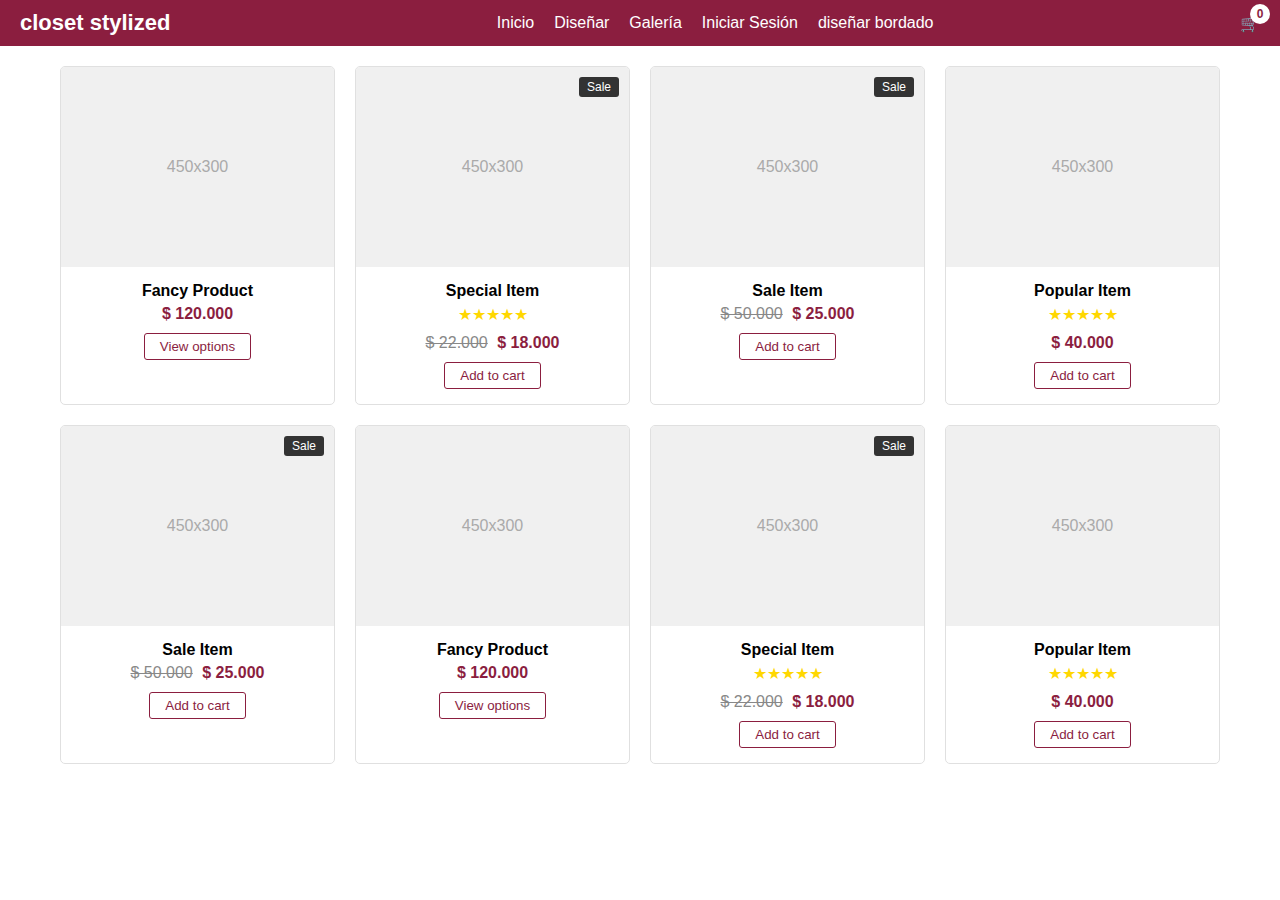
<file: carrito.html>
<!DOCTYPE html>
<html lang="es">
<head>
    <meta charset="UTF-8">
    <meta name="viewport" content="width=device-width, initial-scale=1.0">
    <title>DiseModa - Tienda Online</title>
    <style>
        * {
            margin: 0;
            padding: 0;
            box-sizing: border-box;
            font-family: Arial, sans-serif;
        }
        
        /* Navbar styles */
        .navbar {
            background-color: #8B1E3F;
            color: white;
            display: flex;
            justify-content: space-between;
            align-items: center;
            padding: 10px 20px;
        }
        
        .logo {
            font-size: 22px;
            font-weight: bold;
        }
        
        .nav-links {
            display: flex;
            list-style: none;
        }
        
        .nav-links li {
            margin-left: 20px;
        }
        
        .nav-links a {
            color: white;
            text-decoration: none;
        }
        
        .cart-icon {
            position: relative;
            cursor: pointer;
        }
        
        .cart-count {
            position: absolute;
            top: -10px;
            right: -10px;
            background-color: white;
            color: #8B1E3F;
            border-radius: 50%;
            width: 20px;
            height: 20px;
            display: flex;
            justify-content: center;
            align-items: center;
            font-size: 12px;
            font-weight: bold;
        }
        
        /* Products grid */
        .products-container {
            padding: 20px;
            max-width: 1200px;
            margin: 0 auto;
        }
        
        .products-grid {
            display: grid;
            grid-template-columns: repeat(auto-fill, minmax(250px, 1fr));
            gap: 20px;
        }
        
        .product-card {
            border: 1px solid #e0e0e0;
            border-radius: 5px;
            overflow: hidden;
        }
        
        .product-image {
            width: 100%;
            height: 200px;
            background-color: #f0f0f0;
            display: flex;
            justify-content: center;
            align-items: center;
            color: #aaa;
            position: relative;
        }
        
        .sale-badge {
            position: absolute;
            top: 10px;
            right: 10px;
            background-color: #333;
            color: white;
            padding: 3px 8px;
            border-radius: 3px;
            font-size: 12px;
        }
        
        .product-info {
            padding: 15px;
            text-align: center;
        }
        
        .product-title {
            font-weight: bold;
            margin-bottom: 5px;
        }
        
        .product-price {
            margin-bottom: 10px;
        }
        
        .original-price {
            text-decoration: line-through;
            color: #888;
            margin-right: 5px;
        }
        
        .current-price {
            color: #8B1E3F;
            font-weight: bold;
        }
        
        .star-rating {
            color: gold;
            margin-bottom: 10px;
        }
        
        .add-to-cart, .view-options {
            background-color: white;
            border: 1px solid #8B1E3F;
            color: #8B1E3F;
            padding: 5px 15px;
            border-radius: 3px;
            cursor: pointer;
            transition: all 0.3s;
        }
        
        .add-to-cart:hover, .view-options:hover {
            background-color: #8B1E3F;
            color: white;
        }
        
        /* Cart styles */
        .cart-overlay {
            position: fixed;
            top: 0;
            left: 0;
            width: 100%;
            height: 100%;
            background-color: rgba(0,0,0,0.5);
            display: none;
            justify-content: center;
            align-items: center;
            z-index: 999;
        }
        
        .cart-modal {
            background-color: white;
            padding: 20px;
            border-radius: 5px;
            width: 80%;
            max-width: 600px;
            max-height: 80vh;
            overflow-y: auto;
        }
        
        .cart-header {
            display: flex;
            justify-content: space-between;
            align-items: center;
            margin-bottom: 20px;
            padding-bottom: 10px;
            border-bottom: 1px solid #e0e0e0;
        }
        
        .close-cart {
            cursor: pointer;
            font-size: 24px;
        }
        
        .cart-items {
            margin-bottom: 20px;
        }
        
        .cart-item {
            display: flex;
            justify-content: space-between;
            align-items: center;
            padding: 10px 0;
            border-bottom: 1px solid #f0f0f0;
        }
        
        .item-info {
            flex-grow: 1;
        }
        
        .item-controls {
            display: flex;
            align-items: center;
        }
        
        .item-quantity {
            width: 40px;
            text-align: center;
            margin: 0 5px;
        }
        
        .cart-footer {
            text-align: right;
        }
        
        .cart-total {
            font-size: 18px;
            font-weight: bold;
            margin-bottom: 15px;
        }
        
        .checkout-btn {
            background-color: #8B1E3F;
            color: white;
            border: none;
            padding: 10px 20px;
            border-radius: 3px;
            cursor: pointer;
        }
    </style>
</head>
<body>
    <!-- Navbar -->
    <nav class="navbar">
        <div class="logo">closet stylized</div>
        <ul class="nav-links">
            <li><a href="inicio.html">Inicio</a></li>
            <li><a href="diseño.html">Diseñar</a></li>
            <li><a href="galeria.html">Galería</a></li>
            <li><a href="inicio_de_sesion.html">Iniciar Sesión</a></li>
            <li><a href="bordados.html">diseñar bordado</a></li>
        </ul>
        <div class="cart-icon" id="cartIcon">
            <span>🛒</span>
            <div class="cart-count" id="cartCount">0</div>
        </div>
    </nav>
    
    <!-- Products Section -->
    <section class="products-container">
        <div class="products-grid" id="productsGrid">
            <!-- Products will be generated by JavaScript -->
        </div>
    </section>
    
    <!-- Cart Modal -->
    <div class="cart-overlay" id="cartOverlay">
        <div class="cart-modal">
            <div class="cart-header">
                <h2>Carrito de Compras</h2>
                <span class="close-cart" id="closeCart">&times;</span>
            </div>
            <div class="cart-items" id="cartItems">
                <!-- Cart items will be added here -->
                <p id="emptyCartMessage">Tu carrito está vacío.</p>
            </div>
            <div class="cart-footer">
                <div class="cart-total">Total: <span id="cartTotal">$0 COP</span></div>
                <button class="checkout-btn">Proceder al Pago</button>
            </div>
        </div>
    </div>
    
    <script>
        // Sample products data
        const products = [
            { id: 1, name: "Fancy Product", price: 120000, sale: false, original: 0, rating: 0, image: "450x300", type: "view" },
            { id: 2, name: "Special Item", price: 18000, sale: true, original: 22000, rating: 5, image: "450x300", type: "add" },
            { id: 3, name: "Sale Item", price: 25000, sale: true, original: 50000, rating: 0, image: "450x300", type: "add" },
            { id: 4, name: "Popular Item", price: 40000, sale: false, original: 0, rating: 5, image: "450x300", type: "add" },
            { id: 5, name: "Sale Item", price: 25000, sale: true, original: 50000, rating: 0, image: "450x300", type: "add" },
            { id: 6, name: "Fancy Product", price: 120000, sale: false, original: 0, rating: 0, image: "450x300", type: "view" },
            { id: 7, name: "Special Item", price: 18000, sale: true, original: 22000, rating: 5, image: "450x300", type: "add" },
            { id: 8, name: "Popular Item", price: 40000, sale: false, original: 0, rating: 5, image: "450x300", type: "add" }
        ];
        
        // DOM elements
        const productsGrid = document.getElementById('productsGrid');
        const cartIcon = document.getElementById('cartIcon');
        const cartOverlay = document.getElementById('cartOverlay');
        const closeCart = document.getElementById('closeCart');
        const cartItems = document.getElementById('cartItems');
        const cartTotal = document.getElementById('cartTotal');
        const cartCount = document.getElementById('cartCount');
        const emptyCartMessage = document.getElementById('emptyCartMessage');
        
        // Cart state
        let cart = [];
        
        // Format currency function
        function formatCurrency(amount) {
            return new Intl.NumberFormat('es-CO', { style: 'currency', currency: 'COP', minimumFractionDigits: 0 }).format(amount);
        }
        
        // Render products function
        function renderProducts() {
            productsGrid.innerHTML = '';
            
            products.forEach(product => {
                const productCard = document.createElement('div');
                productCard.className = 'product-card';
                
                let priceHTML = '';
                if (product.sale) {
                    priceHTML = `<span class="original-price">${formatCurrency(product.original)}</span> <span class="current-price">${formatCurrency(product.price)}</span>`;
                } else {
                    priceHTML = `<span class="current-price">${formatCurrency(product.price)}</span>`;
                }
                
                let ratingHTML = '';
                if (product.rating > 0) {
                    ratingHTML = '<div class="star-rating">★★★★★</div>';
                }
                
                let buttonHTML = '';
                if (product.type === 'add') {
                    buttonHTML = `<button class="add-to-cart" data-id="${product.id}">Add to cart</button>`;
                } else {
                    buttonHTML = `<button class="view-options">View options</button>`;
                }
                
                productCard.innerHTML = `
                    <div class="product-image">
                        ${product.image}
                        ${product.sale ? '<div class="sale-badge">Sale</div>' : ''}
                    </div>
                    <div class="product-info">
                        <div class="product-title">${product.name}</div>
                        ${ratingHTML}
                        <div class="product-price">
                            ${priceHTML}
                        </div>
                        ${buttonHTML}
                    </div>
                `;
                
                productsGrid.appendChild(productCard);
            });
            
            // Add event listeners to the "Add to cart" buttons
            document.querySelectorAll('.add-to-cart').forEach(button => {
                button.addEventListener('click', function() {
                    const id = parseInt(this.getAttribute('data-id'));
                    addToCart(id);
                });
            });
        }
        
        // Add to cart function
        function addToCart(id) {
            const product = products.find(p => p.id === id);
            if (!product) return;
            
            const existingItem = cart.find(item => item.id === id);
            if (existingItem) {
                existingItem.quantity += 1;
            } else {
                cart.push({
                    id: product.id,
                    name: product.name,
                    price: product.price,
                    quantity: 1
                });
            }
            
            updateCart();
        }
        
        // Remove from cart function
        function removeFromCart(id) {
            cart = cart.filter(item => item.id !== id);
            updateCart();
        }
        
        // Update quantity function
        function updateQuantity(id, quantity) {
            const item = cart.find(item => item.id === id);
            if (item) {
                item.quantity = Math.max(1, quantity);
                updateCart();
            }
        }
        
        // Update cart function
        function updateCart() {
            // Update cart count
            const itemCount = cart.reduce((total, item) => total + item.quantity, 0);
            cartCount.textContent = itemCount;
            
            // Update cart items display
            if (cart.length === 0) {
                emptyCartMessage.style.display = 'block';
                cartItems.innerHTML = '<p id="emptyCartMessage">Tu carrito está vacío.</p>';
            } else {
                emptyCartMessage.style.display = 'none';
                
                let cartHTML = '';
                cart.forEach(item => {
                    cartHTML += `
                        <div class="cart-item">
                            <div class="item-info">
                                <div>${item.name}</div>
                                <div>${formatCurrency(item.price)} x ${item.quantity}</div>
                            </div>
                            <div class="item-controls">
                                <button class="quantity-btn minus" data-id="${item.id}">-</button>
                                <input type="number" class="item-quantity" value="${item.quantity}" min="1" data-id="${item.id}">
                                <button class="quantity-btn plus" data-id="${item.id}">+</button>
                                <button class="remove-btn" data-id="${item.id}">🗑️</button>
                            </div>
                        </div>
                    `;
                });
                
                cartItems.innerHTML = cartHTML;
                
                // Add event listeners to the cart buttons
                document.querySelectorAll('.remove-btn').forEach(button => {
                    button.addEventListener('click', function() {
                        const id = parseInt(this.getAttribute('data-id'));
                        removeFromCart(id);
                    });
                });
                
                document.querySelectorAll('.quantity-btn.minus').forEach(button => {
                    button.addEventListener('click', function() {
                        const id = parseInt(this.getAttribute('data-id'));
                        const item = cart.find(item => item.id === id);
                        if (item) {
                            updateQuantity(id, item.quantity - 1);
                        }
                    });
                });
                
                document.querySelectorAll('.quantity-btn.plus').forEach(button => {
                    button.addEventListener('click', function() {
                        const id = parseInt(this.getAttribute('data-id'));
                        const item = cart.find(item => item.id === id);
                        if (item) {
                            updateQuantity(id, item.quantity + 1);
                        }
                    });
                });
                
                document.querySelectorAll('.item-quantity').forEach(input => {
                    input.addEventListener('change', function() {
                        const id = parseInt(this.getAttribute('data-id'));
                        const quantity = parseInt(this.value);
                        if (!isNaN(quantity)) {
                            updateQuantity(id, quantity);
                        }
                    });
                });
            }
            
            // Update cart total
            const total = cart.reduce((sum, item) => sum + (item.price * item.quantity), 0);
            cartTotal.textContent = formatCurrency(total);
        }
        
        // Event listeners
        cartIcon.addEventListener('click', function() {
            cartOverlay.style.display = 'flex';
        });
        
        closeCart.addEventListener('click', function() {
            cartOverlay.style.display = 'none';
        });
        
        cartOverlay.addEventListener('click', function(event) {
            if (event.target === cartOverlay) {
                cartOverlay.style.display = 'none';
            }
        });
        
        // Initialize
        renderProducts();
        updateCart();
    </script>
</body>
</html>
</file>
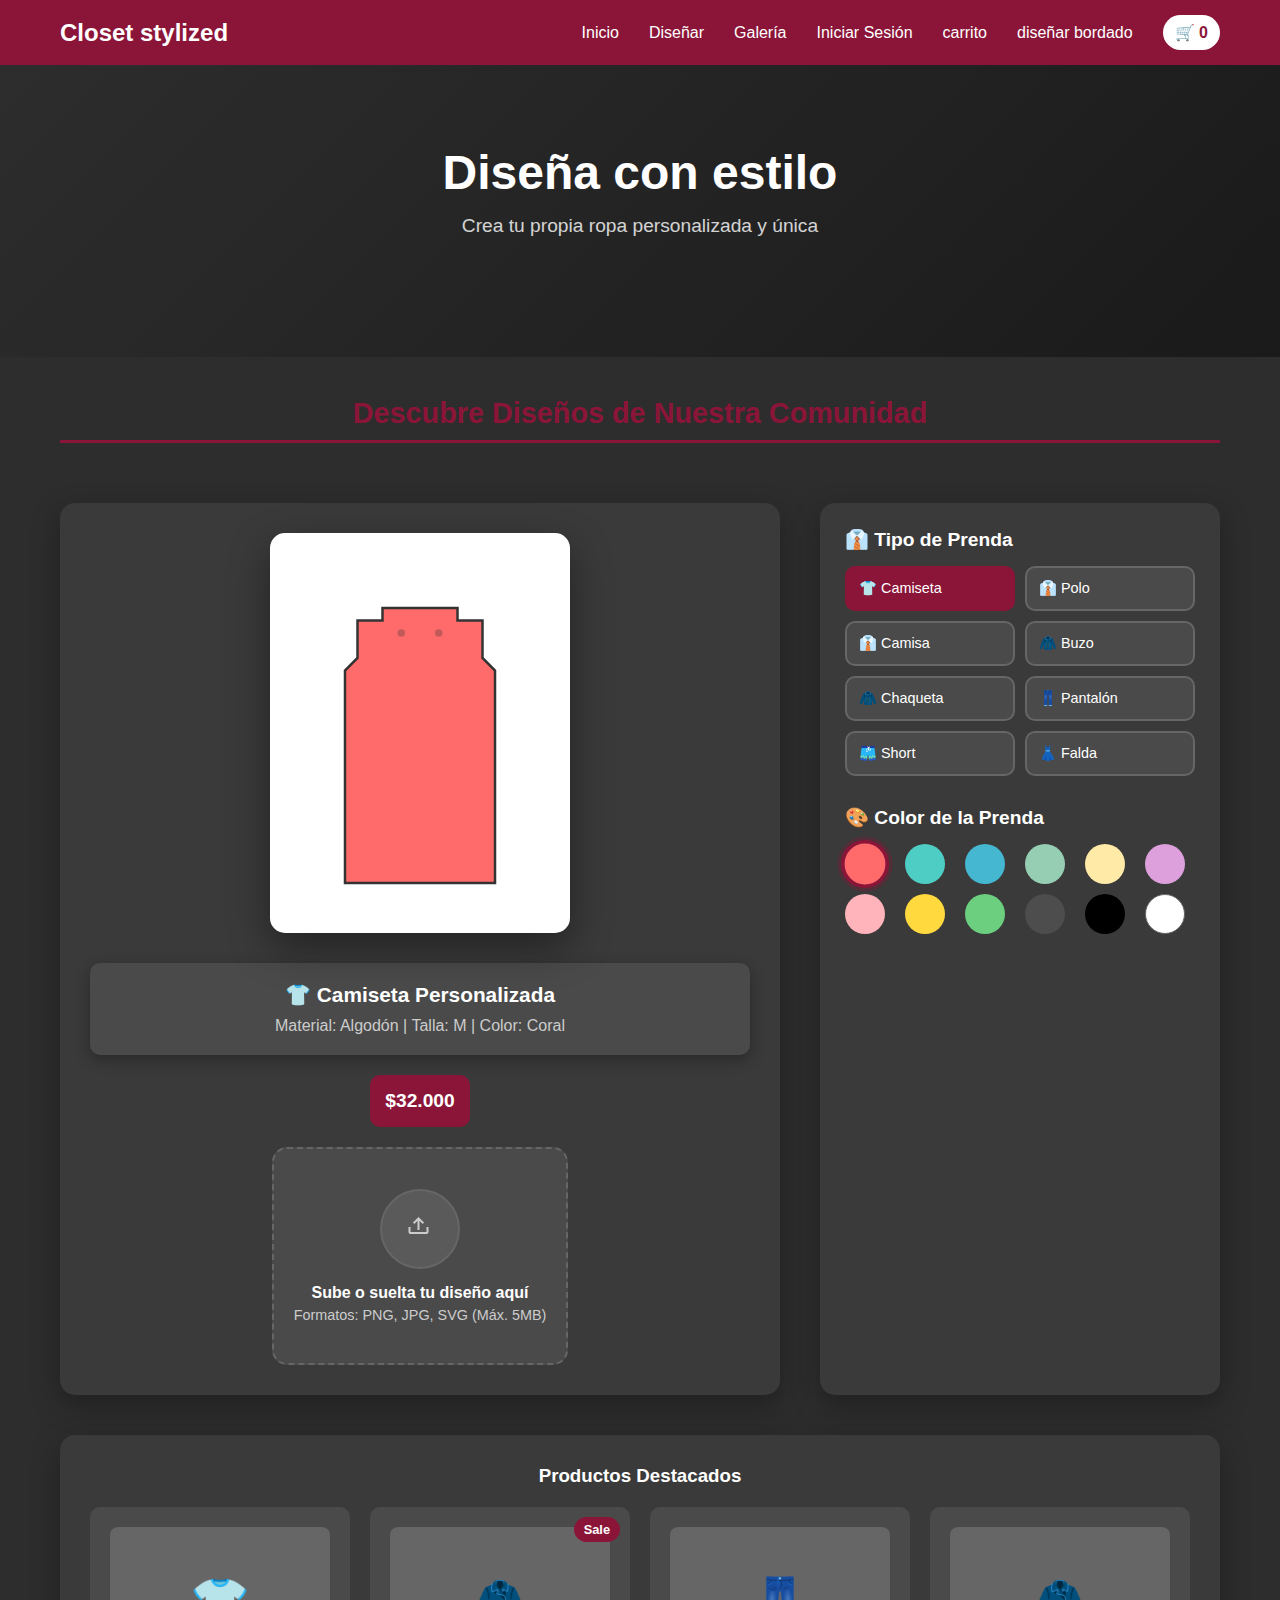
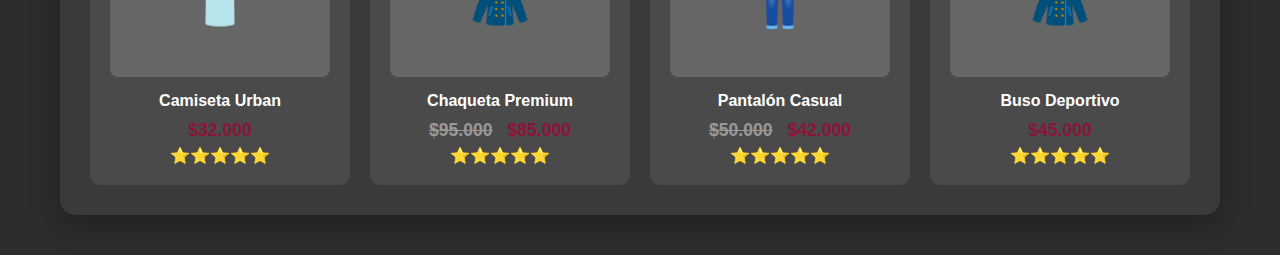
<file: diseño.html>
<!DOCTYPE html>
<html lang="es">
<head>
    <meta charset="UTF-8">
    <meta name="viewport" content="width=device-width, initial-scale=1.0">
    <title>Closet stylized - Diseñador de Prendas</title>
    <style>
        * {
            margin: 0;
            padding: 0;
            box-sizing: border-box;
        }

        body {
            font-family: 'Segoe UI', Tahoma, Geneva, Verdana, sans-serif;
            background: #2d2d2d;
            min-height: 100vh;
            color: white;
        }

        .header {
            background: #8b1538;
            color: white;
            padding: 15px 0;
            box-shadow: 0 2px 10px rgba(0,0,0,0.3);
        }

        .header-content {
            max-width: 1200px;
            margin: 0 auto;
            display: flex;
            justify-content: space-between;
            align-items: center;
            padding: 0 20px;
        }

        .logo {
            font-size: 1.5rem;
            font-weight: 700;
        }

        .nav {
            display: flex;
            gap: 30px;
            align-items: center;
        }

        .nav a {
            color: white;
            text-decoration: none;
            font-weight: 500;
            transition: opacity 0.3s ease;
        }

        .nav a:hover {
            opacity: 0.8;
        }

        .cart {
            background: white;
            color: #8b1538;
            padding: 8px 12px;
            border-radius: 20px;
            font-weight: 600;
            position: relative;
        }

        .hero-section {
            background: linear-gradient(135deg, #2d2d2d 0%, #1a1a1a 100%);
            padding: 80px 20px;
            text-align: center;
        }

        .hero-content h1 {
            font-size: 3rem;
            margin-bottom: 15px;
            font-weight: 700;
        }

        .hero-content p {
            font-size: 1.2rem;
            opacity: 0.8;
            margin-bottom: 40px;
        }

        .container {
            max-width: 1200px;
            margin: 0 auto;
            padding: 40px 20px;
        }

        .section-title {
            color: #8b1538;
            font-size: 1.8rem;
            font-weight: 700;
            margin-bottom: 30px;
            text-align: center;
            border-bottom: 3px solid #8b1538;
            padding-bottom: 10px;
            display: inline-block;
            width: 100%;
        }

        .main-content {
            display: grid;
            grid-template-columns: 1fr 400px;
            gap: 40px;
            margin-top: 30px;
        }

        .design-area {
            background: #3a3a3a;
            border-radius: 15px;
            padding: 30px;
            display: flex;
            flex-direction: column;
            align-items: center;
            box-shadow: 0 10px 30px rgba(0,0,0,0.3);
        }

        .garment-display {
            position: relative;
            width: 300px;
            height: 400px;
            background: white;
            border-radius: 15px;
            box-shadow: 0 15px 40px rgba(0,0,0,0.4);
            display: flex;
            align-items: center;
            justify-content: center;
            margin-bottom: 30px;
            overflow: hidden;
        }

        .garment-svg {
            width: 250px;
            height: 350px;
            transition: all 0.3s ease;
        }

        .garment-info {
            text-align: center;
            background: #4a4a4a;
            padding: 20px;
            border-radius: 10px;
            box-shadow: 0 5px 15px rgba(0,0,0,0.3);
            width: 100%;
            margin-bottom: 20px;
        }

        .garment-info h4 {
            font-size: 1.3rem;
            margin-bottom: 10px;
            color: white;
        }

        .garment-info p {
            color: #ccc;
            font-size: 1rem;
        }

        .price-display {
            background: #8b1538;
            color: white;
            padding: 15px;
            border-radius: 10px;
            text-align: center;
            font-size: 1.2rem;
            font-weight: 700;
            margin-bottom: 20px;
        }

        .controls-panel {
            background: #3a3a3a;
            border-radius: 15px;
            padding: 25px;
            box-shadow: 0 10px 30px rgba(0,0,0,0.3);
        }

        .control-section {
            margin-bottom: 30px;
        }

        .control-section h3 {
            font-size: 1.2rem;
            margin-bottom: 15px;
            color: white;
            display: flex;
            align-items: center;
            gap: 10px;
        }

        .garment-selector {
            display: grid;
            grid-template-columns: repeat(2, 1fr);
            gap: 10px;
        }

        .garment-btn {
            padding: 12px;
            border: 2px solid #666;
            background: #4a4a4a;
            color: white;
            border-radius: 10px;
            cursor: pointer;
            transition: all 0.3s ease;
            display: flex;
            align-items: center;
            gap: 8px;
            font-size: 0.9rem;
            font-weight: 500;
        }

        .garment-btn:hover {
            border-color: #8b1538;
            transform: translateY(-2px);
            box-shadow: 0 5px 15px rgba(139, 21, 56, 0.3);
        }

        .garment-btn.active {
            border-color: #8b1538;
            background: #8b1538;
            color: white;
        }

        .color-palette {
            display: grid;
            grid-template-columns: repeat(6, 1fr);
            gap: 10px;
        }

        .color-option {
            width: 40px;
            height: 40px;
            border-radius: 50%;
            border: 3px solid transparent;
            cursor: pointer;
            transition: all 0.3s ease;
            position: relative;
        }

        .color-option:hover {
            transform: scale(1.1);
            box-shadow: 0 5px 15px rgba(0,0,0,0.4);
        }

        .color-option.active {
            border-color: #8b1538;
            transform: scale(1.2);
            box-shadow: 0 0 0 3px rgba(139, 21, 56, 0.3);
        }

        .upload-area {
            border: 2px dashed #666;
            border-radius: 15px;
            padding: 40px 20px;
            text-align: center;
            background: #4a4a4a;
            cursor: pointer;
            transition: all 0.3s ease;
            position: relative;
            overflow: hidden;
            color: white;
        }

        .upload-area:hover {
            border-color: #8b1538;
            background: #555;
        }

        .upload-area.dragover {
            border-color: #8b1538;
            background: #555;
            transform: scale(1.02);
        }

        .upload-circle {
            width: 80px;
            height: 80px;
            border-radius: 50%;
            background: #5a5a5a;
            display: flex;
            align-items: center;
            justify-content: center;
            margin: 0 auto 15px;
            border: 2px solid #666;
            transition: all 0.3s ease;
        }

        .upload-area:hover .upload-circle {
            border-color: #8b1538;
            background: #666;
        }

        .upload-text {
            font-weight: 600;
            color: white;
            margin-bottom: 5px;
        }

        .upload-subtext {
            color: #ccc;
            font-size: 0.9rem;
        }

        .file-input {
            display: none;
        }

        .pulse {
            animation: pulse 2s infinite;
        }

        @keyframes pulse {
            0% { transform: scale(1); opacity: 1; }
            50% { transform: scale(1.05); opacity: 0.7; }
            100% { transform: scale(1); opacity: 1; }
        }

        .products-preview {
            background: #3a3a3a;
            border-radius: 15px;
            padding: 30px;
            margin-top: 40px;
            box-shadow: 0 10px 30px rgba(0,0,0,0.3);
        }

        .products-grid {
            display: grid;
            grid-template-columns: repeat(auto-fit, minmax(200px, 1fr));
            gap: 20px;
            margin-top: 20px;
        }

        .product-card {
            background: #4a4a4a;
            border-radius: 10px;
            padding: 20px;
            text-align: center;
            transition: transform 0.3s ease;
            position: relative;
        }

        .product-card:hover {
            transform: translateY(-5px);
        }

        .product-card .sale-badge {
            position: absolute;
            top: 10px;
            right: 10px;
            background: #8b1538;
            color: white;
            padding: 5px 10px;
            border-radius: 15px;
            font-size: 0.8rem;
            font-weight: 600;
        }

        .product-image {
            width: 100%;
            height: 150px;
            background: #666;
            border-radius: 8px;
            margin-bottom: 15px;
            display: flex;
            align-items: center;
            justify-content: center;
            font-size: 3rem;
        }

        .product-title {
            color: white;
            font-weight: 600;
            margin-bottom: 10px;
        }

        .product-price {
            color: #8b1538;
            font-weight: 700;
            font-size: 1.1rem;
        }

        .old-price {
            color: #999;
            text-decoration: line-through;
            margin-right: 10px;
        }

        .stars {
            color: #ffd700;
            margin-top: 5px;
        }

        @media (max-width: 768px) {
            .main-content {
                grid-template-columns: 1fr;
                gap: 20px;
            }
            
            .hero-content h1 {
                font-size: 2rem;
            }

            .nav {
                gap: 15px;
            }

            .garment-selector {
                grid-template-columns: 1fr;
            }
        }

        .uploaded-design {
            position: absolute;
            top: 50%;
            left: 50%;
            transform: translate(-50%, -50%);
            max-width: 60px;
            max-height: 60px;
            z-index: 10;
            border-radius: 5px;
        }
    </style>
</head>
<body>
    <div class="header">
        <div class="header-content">
            <div class="logo">Closet stylized</div>
            <nav class="nav">
            <a href="inicio.html">Inicio</a>
            <a href="diseño.html">Diseñar</a>
            <a href="galeria.html">Galería</a>
            <a href="inicio_de_sesion.html">Iniciar Sesión</a>
            <a href="carrito.html">carrito</a>
            <a href="diseño.html">diseñar bordado</a>
                <div class="cart">🛒 0</div>
            </nav>
        </div>
    </div>

    <div class="hero-section">
        <div class="hero-content">
            <h1>Diseña con estilo</h1>
            <p>Crea tu propia ropa personalizada y única</p>
        </div>
    </div>
    
    <div class="container">
        <div class="section-title">Descubre Diseños de Nuestra Comunidad</div>
        
        <div class="main-content">
            <div class="design-area">
                <div class="garment-display" id="garmentDisplay">
                    <svg class="garment-svg" id="garmentSvg" viewBox="0 0 200 280" xmlns="http://www.w3.org/2000/svg">
                        <!-- Camiseta por defecto -->
                        <path id="garmentPath" d="M50 50 L50 80 L40 90 L40 260 L160 260 L160 90 L150 80 L150 50 L130 50 L130 40 L70 40 L70 50 Z" fill="#FF6B6B" stroke="#333" stroke-width="2"/>
                        <!-- Detalles decorativos -->
                        <circle cx="85" cy="60" r="3" fill="#333" opacity="0.3"/>
                        <circle cx="115" cy="60" r="3" fill="#333" opacity="0.3"/>
                    </svg>
                </div>
                
                <div class="garment-info">
                    <h4 id="garmentTitle">👕 Camiseta Personalizada</h4>
                    <p id="garmentSpecs">Material: Algodón | Talla: M | Color: Coral</p>
                </div>

                <div class="price-display">
                    $32.000
                </div>

                <div class="upload-area" id="uploadArea">
                    <div class="upload-circle pulse">
                        <svg width="24" height="24" viewBox="0 0 24 24" fill="#ccc">
                            <path d="M0.5 10H2.5V15H18.5V10H20.5V15C20.5 16.11 19.61 17 18.5 17H2.5C1.96957 17 1.46086 16.7893 1.08579 16.4142C0.710714 16.0391 0.5 15.5304 0.5 15V10ZM10.5 0L4.96 5.46L6.38 6.88L9.5 3.75V13H11.5V3.75L14.63 6.88L16.05 5.45L10.5 0Z"/>
                        </svg>
                    </div>
                    <div class="upload-text">Sube o suelta tu diseño aquí</div>
                    <div class="upload-subtext">Formatos: PNG, JPG, SVG (Máx. 5MB)</div>
                    <input type="file" class="file-input" id="fileInput" accept="image/*">
                </div>
            </div>
            
            <div class="controls-panel">
                <div class="control-section">
                    <h3>👔 Tipo de Prenda</h3>
                    <div class="garment-selector">
                        <button class="garment-btn active" data-garment="camiseta">👕 Camiseta</button>
                        <button class="garment-btn" data-garment="polo">👔 Polo</button>
                        <button class="garment-btn" data-garment="camisa">👔 Camisa</button>
                        <button class="garment-btn" data-garment="buzo">🧥 Buzo</button>
                        <button class="garment-btn" data-garment="chaqueta">🧥 Chaqueta</button>
                        <button class="garment-btn" data-garment="pantalon">👖 Pantalón</button>
                        <button class="garment-btn" data-garment="short">🩳 Short</button>
                        <button class="garment-btn" data-garment="falda">👗 Falda</button>
                    </div>
                </div>
                
                <div class="control-section">
                    <h3>🎨 Color de la Prenda</h3>
                    <div class="color-palette">
                        <div class="color-option active" data-color="#FF6B6B" style="background-color: #FF6B6B;" title="Coral"></div>
                        <div class="color-option" data-color="#4ECDC4" style="background-color: #4ECDC4;" title="Turquesa"></div>
                        <div class="color-option" data-color="#45B7D1" style="background-color: #45B7D1;" title="Azul Cielo"></div>
                        <div class="color-option" data-color="#96CEB4" style="background-color: #96CEB4;" title="Verde Menta"></div>
                        <div class="color-option" data-color="#FFEAA7" style="background-color: #FFEAA7;" title="Amarillo Suave"></div>
                        <div class="color-option" data-color="#DDA0DD" style="background-color: #DDA0DD;" title="Lavanda"></div>
                        <div class="color-option" data-color="#FFB3BA" style="background-color: #FFB3BA;" title="Rosa Pastel"></div>
                        <div class="color-option" data-color="#FFD93D" style="background-color: #FFD93D;" title="Amarillo Brillante"></div>
                        <div class="color-option" data-color="#6BCF7F" style="background-color: #6BCF7F;" title="Verde Claro"></div>
                        <div class="color-option" data-color="#4D4D4D" style="background-color: #4D4D4D;" title="Gris Oscuro"></div>
                        <div class="color-option" data-color="#000000" style="background-color: #000000;" title="Negro"></div>
                        <div class="color-option" data-color="#FFFFFF" style="background-color: #FFFFFF; border: 1px solid #666;" title="Blanco"></div>
                    </div>
                </div>
            </div>
        </div>

        <div class="products-preview">
            <h3 style="color: white; margin-bottom: 20px; text-align: center;">Productos Destacados</h3>
            <div class="products-grid">
                <div class="product-card">
                    <div class="product-image">👕</div>
                    <div class="product-title">Camiseta Urban</div>
                    <div class="product-price">$32.000</div>
                    <div class="stars">⭐⭐⭐⭐⭐</div>
                </div>
                <div class="product-card">
                    <div class="sale-badge">Sale</div>
                    <div class="product-image">🧥</div>
                    <div class="product-title">Chaqueta Premium</div>
                    <div class="product-price">
                        <span class="old-price">$95.000</span>
                        $85.000
                    </div>
                    <div class="stars">⭐⭐⭐⭐⭐</div>
                </div>
                <div class="product-card">
                    <div class="product-image">👖</div>
                    <div class="product-title">Pantalón Casual</div>
                    <div class="product-price">
                        <span class="old-price">$50.000</span>
                        $42.000
                    </div>
                    <div class="stars">⭐⭐⭐⭐⭐</div>
                </div>
                <div class="product-card">
                    <div class="product-image">🧥</div>
                    <div class="product-title">Buso Deportivo</div>
                    <div class="product-price">$45.000</div>
                    <div class="stars">⭐⭐⭐⭐⭐</div>
                </div>
            </div>
        </div>
    </div>

    <script>
        // Definir las formas SVG para cada prenda
        const garmentShapes = {
            camiseta: {
                path: "M50 50 L50 80 L40 90 L40 260 L160 260 L160 90 L150 80 L150 50 L130 50 L130 40 L70 40 L70 50 Z",
                title: "👕 Camiseta Personalizada",
                details: '<circle cx="85" cy="60" r="3" fill="#333" opacity="0.3"/><circle cx="115" cy="60" r="3" fill="#333" opacity="0.3"/>',
                price: "$32.000"
            },
            polo: {
                path: "M50 50 L50 80 L40 90 L40 260 L160 260 L160 90 L150 80 L150 50 L130 50 L130 35 L70 35 L70 50 Z",
                title: "👔 Polo Personalizado",
                details: '<rect x="85" y="45" width="30" height="25" fill="#333" opacity="0.2" rx="3"/><circle cx="90" cy="52" r="2" fill="#333" opacity="0.4"/><circle cx="110" cy="52" r="2" fill="#333" opacity="0.4"/>',
                price: "$38.000"
            },
            camisa: {
                path: "M45 45 L45 75 L35 85 L35 270 L165 270 L165 85 L155 75 L155 45 L135 45 L135 30 L65 30 L65 45 Z",
                title: "👔 Camisa Personalizada",
                details: '<rect x="75" y="40" width="50" height="30" fill="#333" opacity="0.1" rx="5"/><circle cx="85" cy="50" r="2" fill="#333" opacity="0.4"/><circle cx="100" cy="50" r="2" fill="#333" opacity="0.4"/><circle cx="115" cy="50" r="2" fill="#333" opacity="0.4"/>',
                price: "$48.000"
            },
            buzo: {
                path: "M45 55 L45 85 L35 95 L35 275 L165 275 L165 95 L155 85 L155 55 L140 55 L140 35 L125 35 L125 25 L75 25 L75 35 L60 35 L60 55 Z",
                title: "🧥 Buzo Personalizado",
                details: '<rect x="75" y="30" width="50" height="15" fill="#333" opacity="0.2" rx="7"/><circle cx="90" cy="50" r="3" fill="#333" opacity="0.3"/><circle cx="110" cy="50" r="3" fill="#333" opacity="0.3"/>',
                price: "$45.000"
            },
            chaqueta: {
                path: "M40 50 L40 80 L30 90 L30 280 L80 280 L80 270 L120 270 L120 280 L170 280 L170 90 L160 80 L160 50 L145 50 L145 30 L55 30 L55 50 Z",
                title: "🧥 Chaqueta Personalizada",
                details: '<rect x="70" y="35" width="60" height="25" fill="#333" opacity="0.15" rx="5"/><circle cx="75" cy="45" r="2" fill="#333" opacity="0.5"/><circle cx="85" cy="45" r="2" fill="#333" opacity="0.5"/><circle cx="95" cy="45" r="2" fill="#333" opacity="0.5"/>',
                price: "$85.000"
            },
            pantalon: {
                path: "M60 40 L60 150 L55 150 L55 270 L85 270 L85 150 L115 150 L115 270 L145 270 L145 150 L140 150 L140 40 Z",
                title: "👖 Pantalón Personalizado",
                details: '<rect x="70" y="45" width="60" height="20" fill="#333" opacity="0.1" rx="3"/><circle cx="90" cy="55" r="2" fill="#333" opacity="0.4"/><circle cx="110" cy="55" r="2" fill="#333" opacity="0.4"/>',
                price: "$42.000"
            },
            short: {
                path: "M60 40 L60 120 L55 120 L55 180 L85 180 L85 120 L115 120 L115 180 L145 180 L145 120 L140 120 L140 40 Z",
                title: "🩳 Short Personalizado",
                details: '<rect x="70" y="45" width="60" height="15" fill="#333" opacity="0.1" rx="3"/><circle cx="85" cy="52" r="2" fill="#333" opacity="0.4"/><circle cx="115" cy="52" r="2" fill="#333" opacity="0.4"/>',
                price: "$28.000"
            },
            falda: {
                path: "M70 40 L70 100 L50 180 L150 180 L130 100 L130 40 Z",
                title: "👗 Falda Personalizada",
                details: '<rect x="80" y="45" width="40" height="15" fill="#333" opacity="0.1" rx="3"/><circle cx="90" cy="52" r="2" fill="#333" opacity="0.3"/><circle cx="110" cy="52" r="2" fill="#333" opacity="0.3"/>',
                price: "$35.000"
            }
        };

        const colorNames = {
            '#FF6B6B': 'Coral',
            '#4ECDC4': 'Turquesa',
            '#45B7D1': 'Azul Cielo',
            '#96CEB4': 'Verde Menta',
            '#FFEAA7': 'Amarillo Suave',
            '#DDA0DD': 'Lavanda',
            '#FFB3BA': 'Rosa Pastel',
            '#FFD93D': 'Amarillo Brillante',
            '#6BCF7F': 'Verde Claro',
            '#4D4D4D': 'Gris Oscuro',
            '#000000': 'Negro',
            '#FFFFFF': 'Blanco'
        };

        let currentGarment = 'camiseta';
        let currentColor = '#FF6B6B';
        let uploadedDesign = null;

        // Elementos del DOM
        const garmentSvg = document.getElementById('garmentSvg');
        const garmentPath = document.getElementById('garmentPath');
        const garmentTitle = document.getElementById('garmentTitle');
        const garmentSpecs = document.getElementById('garmentSpecs');
        const uploadArea = document.getElementById('uploadArea');
        const fileInput = document.getElementById('fileInput');
        const priceDisplay = document.querySelector('.price-display');

        // Función para actualizar la prenda
        function updateGarment(garmentType) {
            const garment = garmentShapes[garmentType];
            garmentPath.setAttribute('d', garment.path);
            garmentPath.setAttribute('fill', currentColor);
            
            // Actualizar detalles
            const existingDetails = garmentSvg.querySelector('.garment-details');
            if (existingDetails) {
                existingDetails.remove();
            }
            
            const detailsGroup = document.createElementNS('http://www.w3.org/2000/svg', 'g');
            detailsGroup.classList.add('garment-details');
            detailsGroup.innerHTML = garment.details;
            garmentSvg.appendChild(detailsGroup);
            
            // Actualizar información
            garmentTitle.textContent = garment.title;
            priceDisplay.textContent = garment.price;
            updateSpecs();
        }

        // Función para actualizar especificaciones
        function updateSpecs() {
            const colorName = colorNames[currentColor] || 'Personalizado';
            garmentSpecs.textContent = `Material: Algodón | Talla: M | Color: ${colorName}`;
        }

        // Event listeners para selección de prenda
        document.querySelectorAll('.garment-btn').forEach(btn => {
            btn.addEventListener('click', () => {
                document.querySelectorAll('.garment-btn').forEach(b => b.classList.remove('active'));
                btn.classList.add('active');
                currentGarment = btn.dataset.garment;
                updateGarment(currentGarment);
            });
        });

        // Event listeners para selección de color
        document.querySelectorAll('.color-option').forEach(colorBtn => {
            colorBtn.addEventListener('click', () => {
                document.querySelectorAll('.color-option').forEach(c => c.classList.remove('active'));
                colorBtn.classList.add('active');
                currentColor = colorBtn.dataset.color;
                garmentPath.setAttribute('fill', currentColor);
                updateSpecs();
            });
        });

        // Funcionalidad de carga de archivos
        uploadArea.addEventListener('click', () => {
            fileInput.click();
        });
        
        uploadArea.addEventListener('dragover', (e) => {
            e.preventDefault();
            uploadArea.classList.add('dragover');
        });
        
        uploadArea.addEventListener('dragleave', () => {
            uploadArea.classList.remove('dragover');
        });

        uploadArea.addEventListener('drop', (e) => {
            e.preventDefault();
            uploadArea.classList.remove('dragover');
            if (e.dataTransfer.files.length > 0) {
                fileInput.files = e.dataTransfer.files;
                handleFileUpload(fileInput.files[0]);
            }
        });

        fileInput.addEventListener('change', () => {
            if (fileInput.files.length > 0) {
                handleFileUpload(fileInput.files[0]);
            }
        });

        function handleFileUpload(file) {
            if (file && file.type.startsWith('image/')) {
                const reader = new FileReader();
                reader.onload = (e) => {
                    if (uploadedDesign) {
                        uploadedDesign.remove();
                    }
                    uploadedDesign = document.createElement('img');
                    uploadedDesign.src = e.target.result;
                    uploadedDesign.classList.add('uploaded-design');
                    garmentSvg.appendChild(uploadedDesign);
                };
                reader.readAsDataURL(file);
            } else {
                alert('Por favor, sube un archivo de imagen válido.');
            }
        }
    </script>
</body>
</file>
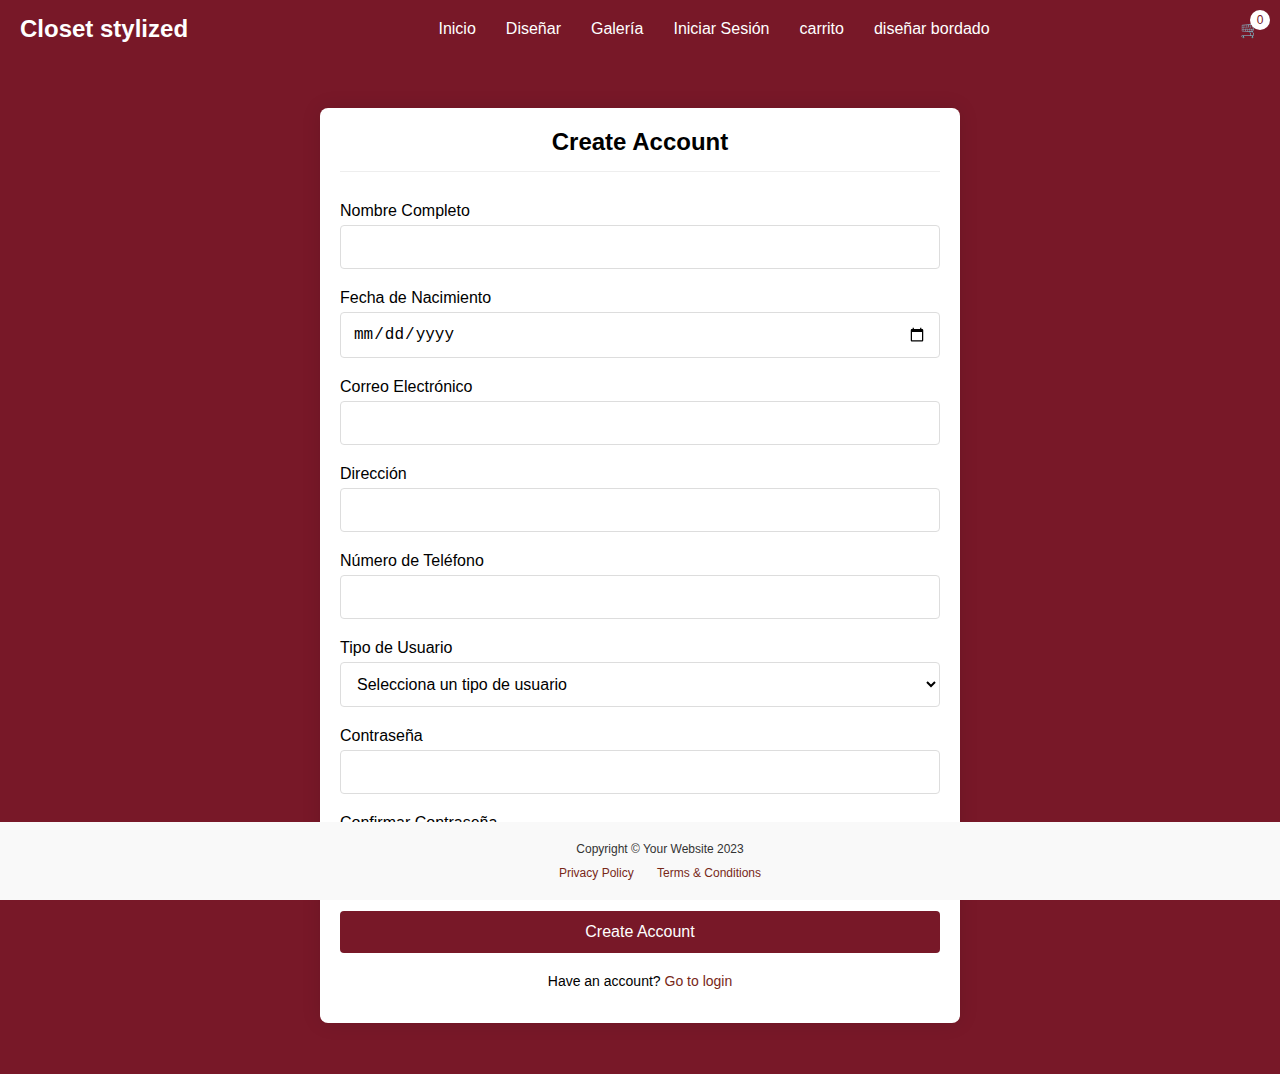
<file: inicio_de_sesion.html>
<!DOCTYPE html>
<html lang="es">
<head>
    <meta charset="UTF-8">
    <meta name="viewport" content="width=device-width, initial-scale=1.0">
    <title>DiseModa - Registrarse</title>
    <style>
        body {
            font-family: Arial, sans-serif;
            margin: 0;
            padding: 0;
            background-color: #781828;
        }
        
        .header {
            background-color: #781828;
            color: white;
            padding: 15px 0;
            display: flex;
            justify-content: space-between;
            align-items: center;
        }
        
        .logo {
            margin-left: 20px;
            font-size: 24px;
            font-weight: bold;
        }
        
        .nav {
            display: flex;
        }
        
        .nav a {
            color: white;
            text-decoration: none;
            margin: 0 15px;
            font-size: 16px;
        }
        
        .cart-icon {
            margin-right: 20px;
            position: relative;
        }
        
        .cart-count {
            position: absolute;
            top: -10px;
            right: -10px;
            background-color: white;
            color: #781828;
            border-radius: 50%;
            width: 20px;
            height: 20px;
            display: flex;
            align-items: center;
            justify-content: center;
            font-size: 12px;
        }
        
        .registration-container {
            max-width: 600px;
            margin: 50px auto;
            background-color: white;
            border-radius: 8px;
            box-shadow: 0 0 20px rgba(0, 0, 0, 0.1);
            padding: 20px;
        }
        
        .registration-title {
            text-align: center;
            font-size: 24px;
            font-weight: bold;
            margin-bottom: 30px;
            padding-bottom: 15px;
            border-bottom: 1px solid #eee;
        }
        
        .form-row {
            margin-bottom: 20px;
        }
        
        .form-row label {
            display: block;
            margin-bottom: 5px;
            font-weight: 500;
        }
        
        .form-row input, .form-row select {
            width: 100%;
            padding: 12px;
            border: 1px solid #ddd;
            border-radius: 4px;
            font-size: 16px;
            box-sizing: border-box;
        }
        
        .form-row select {
            background-color: white;
        }
        
        .parent-email-section {
            display: none;
            background-color: #f9f9f9;
            padding: 15px;
            border-radius: 4px;
            margin-top: 10px;
            border-left: 3px solid #781828;
        }
        
        .parent-email-title {
            font-weight: 500;
            margin-bottom: 10px;
            color: #333;
        }
        
        .parent-email-info {
            color: #666;
            font-size: 14px;
            margin-bottom: 10px;
        }
        
        .submit-button {
            background-color: #781828;
            color: white;
            border: none;
            padding: 12px 25px;
            border-radius: 4px;
            font-size: 16px;
            cursor: pointer;
            width: 100%;
            margin-top: 10px;
        }
        
        .login-link {
            text-align: center;
            margin-top: 20px;
            font-size: 14px;
        }
        
        .login-link a {
            color: #782818;
            text-decoration: none;
        }
        
        .login-link a:hover {
            text-decoration: underline;
        }
        
        .hidden-field {
            display: none;
        }
        
        .footer {
            text-align: center;
            margin-top: 40px;
            padding: 20px;
            font-size: 12px;
            color: #333;
            background-color: #f9f9f9;
            position: fixed;
            bottom: 0;
            width: 100%;
        }
        
        .footer-links {
            margin-top: 10px;
        }
        
        .footer-links a {
            color: #782818;
            text-decoration: none;
            margin: 0 10px;
        }
    </style>
</head>
<body>
    <div class="header">
        <div class="logo">Closet stylized</div>
        <div class="nav">
            <a href="inicio.html">Inicio</a>
            <a href="diseño.html">Diseñar</a>
            <a href="galeria.html">Galería</a>
            <a href="inicio_de_sesion.html">Iniciar Sesión</a>
            <a href="carrito.html">carrito</a>
            <a href="bordados.html">diseñar bordado</a>
        </div>
        <div class="cart-icon">
            🛒
            <div class="cart-count">0</div>
        </div>
    </div>
    
    <div class="registration-container">
        <div class="registration-title">Create Account</div>
        
        <form id="registration-form">
            <div class="form-row">
                <label for="nombre-completo">Nombre Completo</label>
                <input type="text" id="nombre-completo" name="nombre-completo" required>
            </div>
            
            <div class="form-row">
                <label for="fecha-nacimiento">Fecha de Nacimiento</label>
                <input type="date" id="fecha-nacimiento" name="fecha-nacimiento" required>
            </div>
            
            <div class="parent-email-section" id="parent-email-section">
                <div class="parent-email-title">Permiso Parental Requerido</div>
                <div class="parent-email-info">Necesitamos el correo electrónico de un padre o tutor para enviar una solicitud de permiso.</div>
                <input type="email" id="parent-email" name="parent-email" placeholder="Correo electrónico del padre/tutor">
            </div>
            
            <div class="form-row">
                <label for="correo">Correo Electrónico</label>
                <input type="email" id="correo" name="correo" required>
            </div>
            
            <div class="form-row">
                <label for="direccion">Dirección</label>
                <input type="text" id="direccion" name="direccion">
            </div>
            
            <div class="form-row">
                <label for="numero">Número de Teléfono</label>
                <input type="tel" id="numero" name="numero">
            </div>
            
            <div class="form-row">
                <label for="tipo-usuario">Tipo de Usuario</label>
                <select id="tipo-usuario" name="tipo-usuario" required>
                    <option value="">Selecciona un tipo de usuario</option>
                    <option value="diseñador">Diseñador</option>
                    <option value="cliente">Cliente</option>
                    <option value="vendedor">Vendedor</option>
                    <option value="espectador">Espectador</option>
                </select>
            </div>
            
            <div class="form-row">
                <label for="password">Contraseña</label>
                <input type="password" id="password" name="password" required>
            </div>
            
            <div class="form-row">
                <label for="confirm-password">Confirmar Contraseña</label>
                <input type="password" id="confirm-password" name="confirm-password" required>
            </div>
            
            <button type="submit" class="submit-button">Create Account</button>
        </form>
        
        <div class="login-link">
            <p>Have an account? <a href="#">Go to login</a></p>
        </div>
    </div>
    
    <div class="footer">
        <div>Copyright © Your Website 2023</div>
        <div class="footer-links">
            <a href="#">Privacy Policy</a>
            <a href="#">Terms & Conditions</a>
        </div>
    </div>
    
    <script>
        const form = document.getElementById('registration-form');
        const fechaNacimiento = document.getElementById('fecha-nacimiento');
        const parentEmailSection = document.getElementById('parent-email-section');
        const parentEmail = document.getElementById('parent-email');
        const tipoUsuario = document.getElementById('tipo-usuario');
        const direccionField = document.getElementById('direccion');
        const numeroField = document.getElementById('numero');
        
        // Verificar edad cuando cambia la fecha de nacimiento
        fechaNacimiento.addEventListener('change', function() {
            const birthDate = new Date(this.value);
            const today = new Date();
            let age = today.getFullYear() - birthDate.getFullYear();
            const monthDiff = today.getMonth() - birthDate.getMonth();
            
            if (monthDiff < 0 || (monthDiff === 0 && today.getDate() < birthDate.getDate())) {
                age--;
            }
            
            if (age < 18) {
                parentEmailSection.style.display = 'block';
                parentEmail.required = true;
            } else {
                parentEmailSection.style.display = 'none';
                parentEmail.required = false;
            }
        });
        
        // Mostrar/ocultar campos según el tipo de usuario
        tipoUsuario.addEventListener('change', function() {
            const userType = this.value;
            
            // Mostrar todos los campos por defecto
            direccionField.parentElement.style.display = 'block';
            numeroField.parentElement.style.display = 'block';
            fechaNacimiento.parentElement.style.display = 'block';
            
            if (userType === 'espectador') {
                // Para espectador: solo nombre y correo
                direccionField.parentElement.style.display = 'none';
                numeroField.parentElement.style.display = 'none';
                fechaNacimiento.parentElement.style.display = 'none';
                parentEmailSection.style.display = 'none';
                
                direccionField.required = false;
                numeroField.required = false;
                fechaNacimiento.required = false;
                parentEmail.required = false;
            } else {
                // Para otros tipos: todos los campos
                direccionField.required = true;
                numeroField.required = true;
                fechaNacimiento.required = true;
                
                // Volver a verificar la edad
                const birthDateEvent = new Event('change');
                fechaNacimiento.dispatchEvent(birthDateEvent);
            }
        });
        
        // Validación del formulario
        form.addEventListener('submit', function(e) {
            e.preventDefault();
            
            const password = document.getElementById('password').value;
            const confirmPassword = document.getElementById('confirm-password').value;
            
            if (password !== confirmPassword) {
                alert('Las contraseñas no coinciden');
                return;
            }
            
            // Aquí se enviaría el formulario al servidor
            alert('Formulario enviado correctamente');
        });
    </script>
</body>
</html>
</file>
